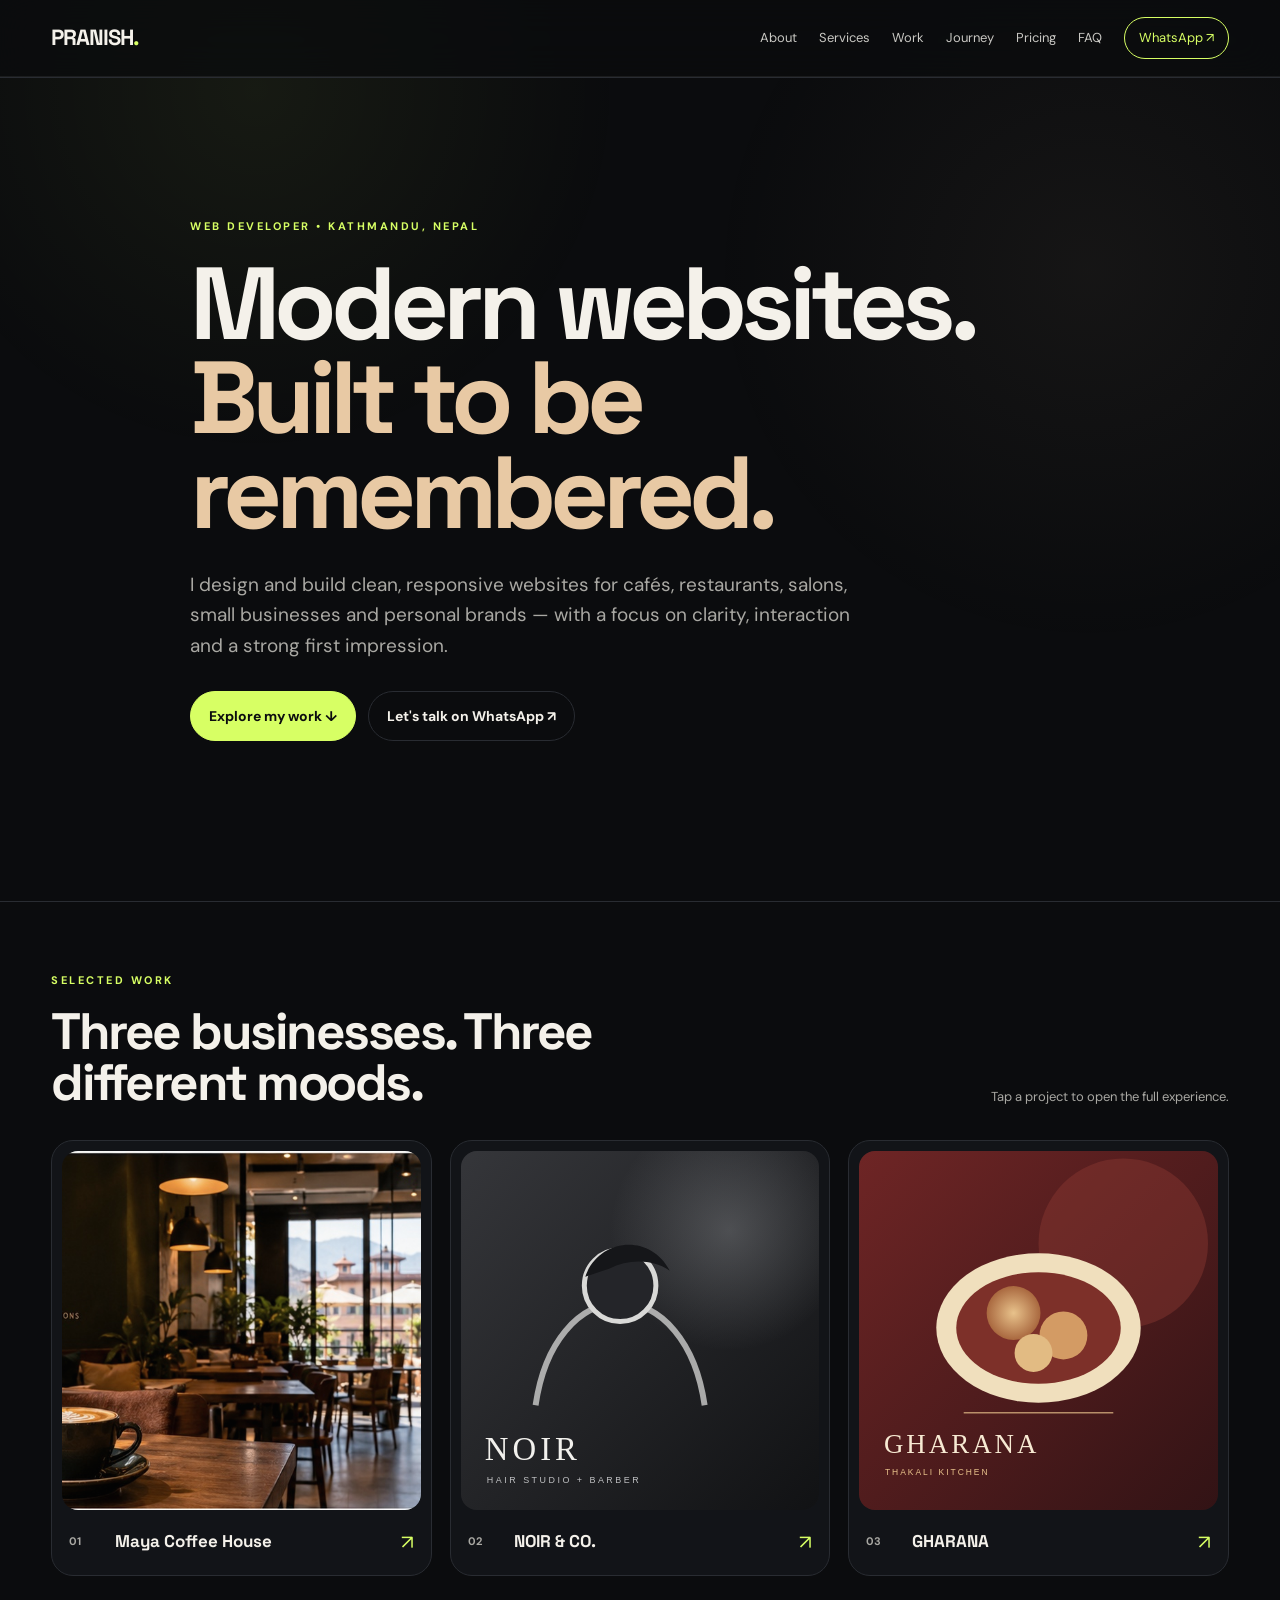
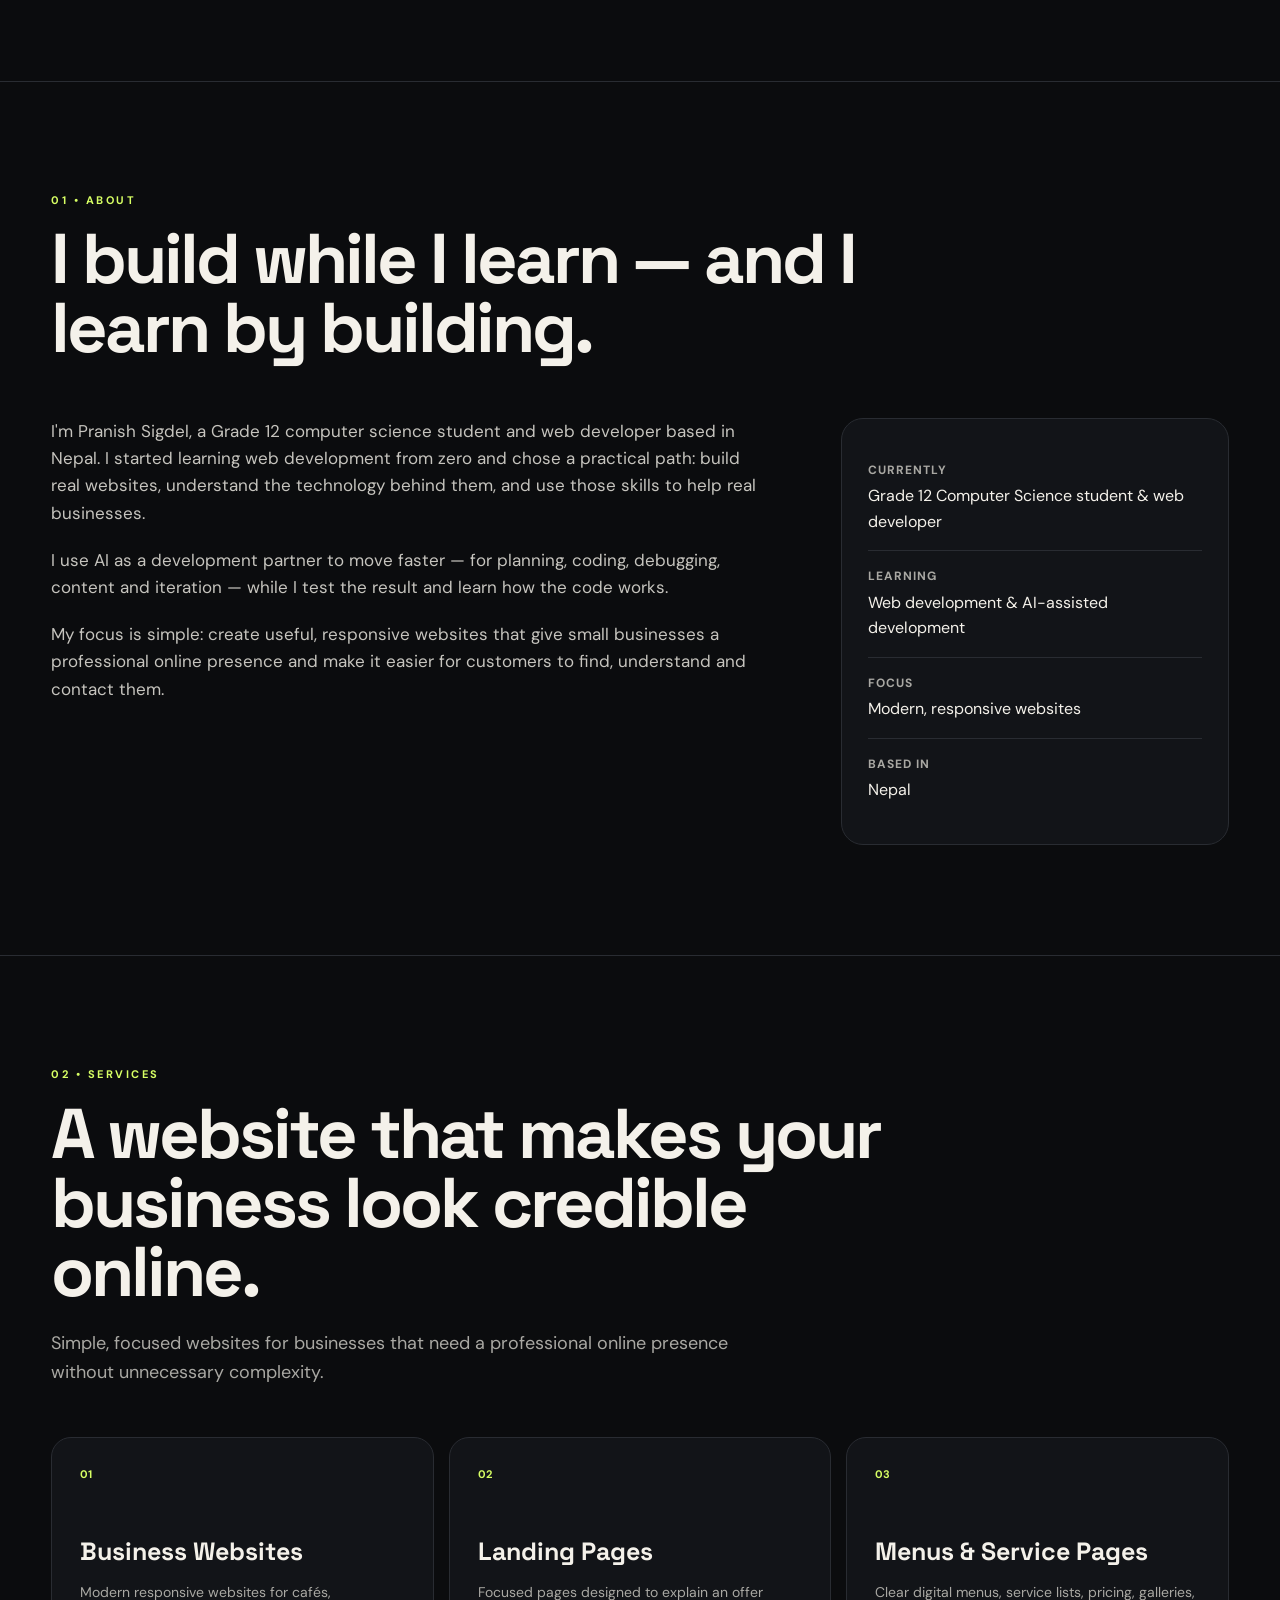
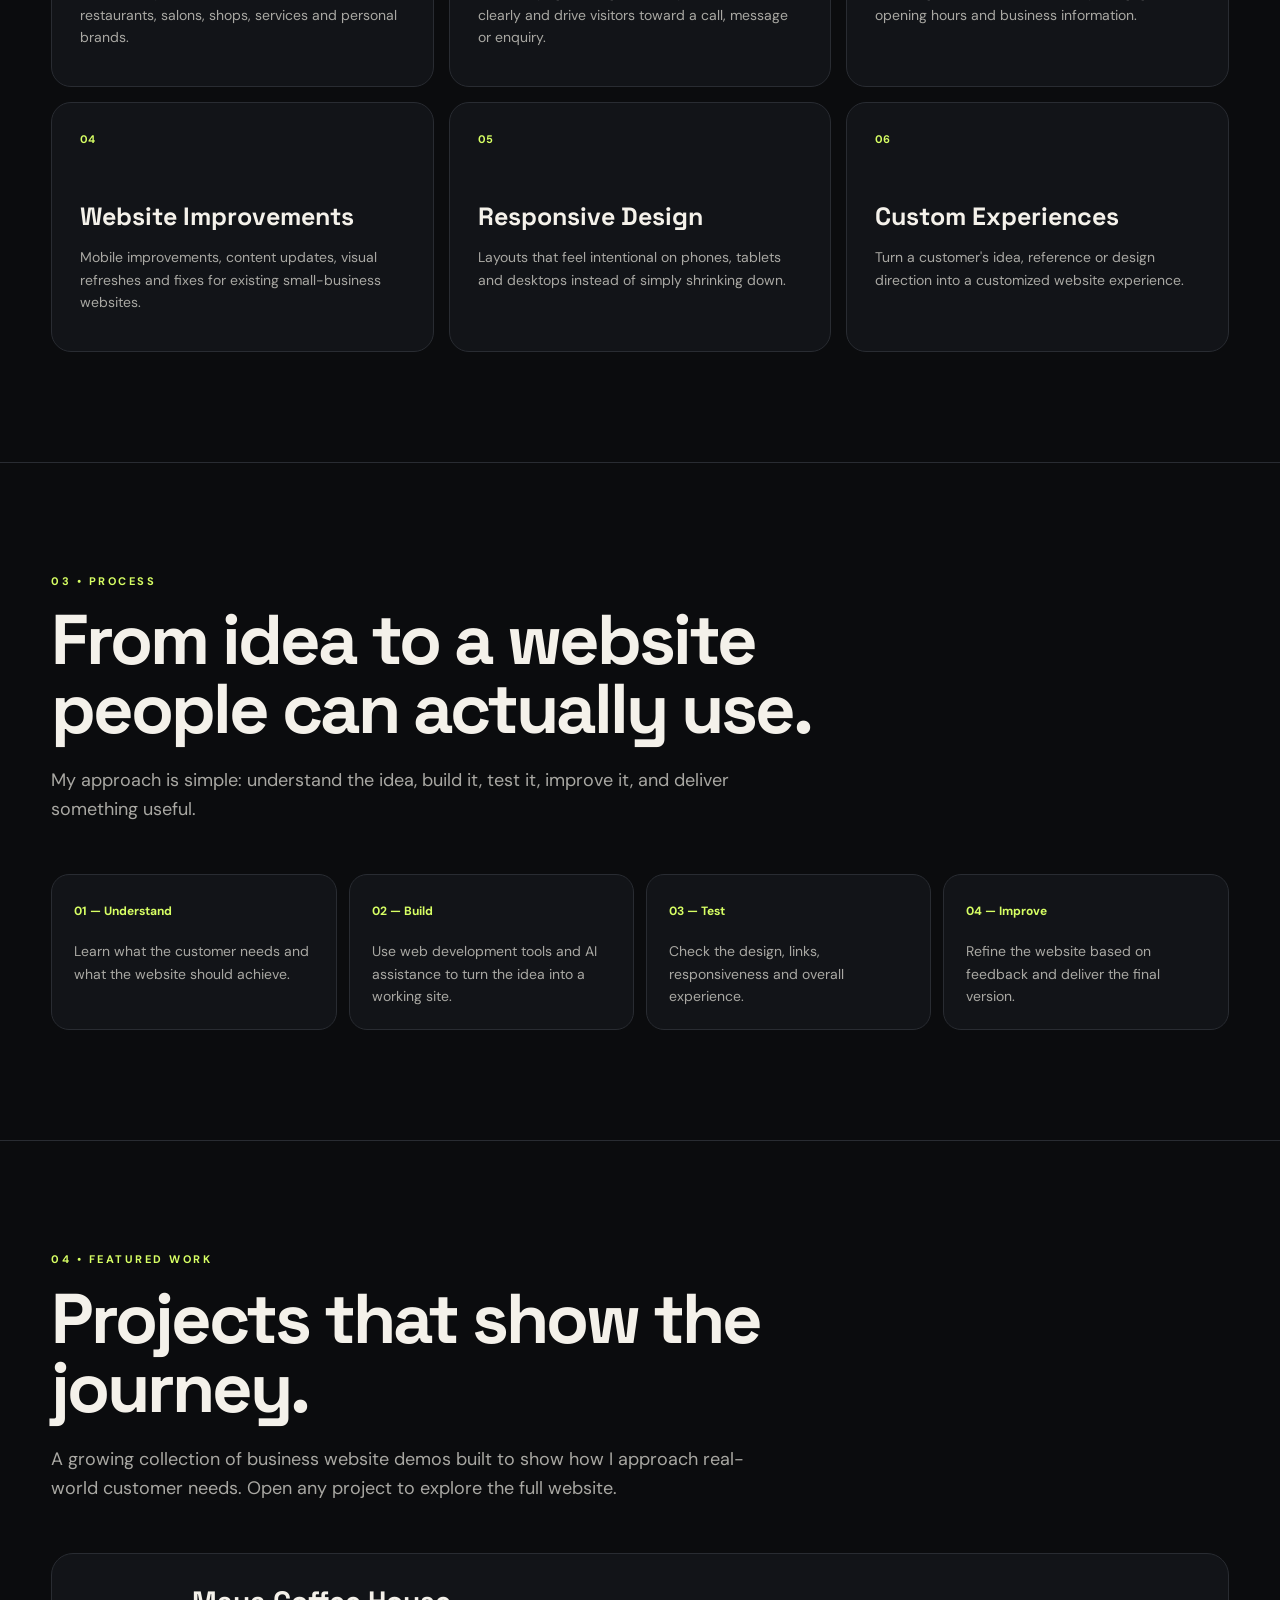
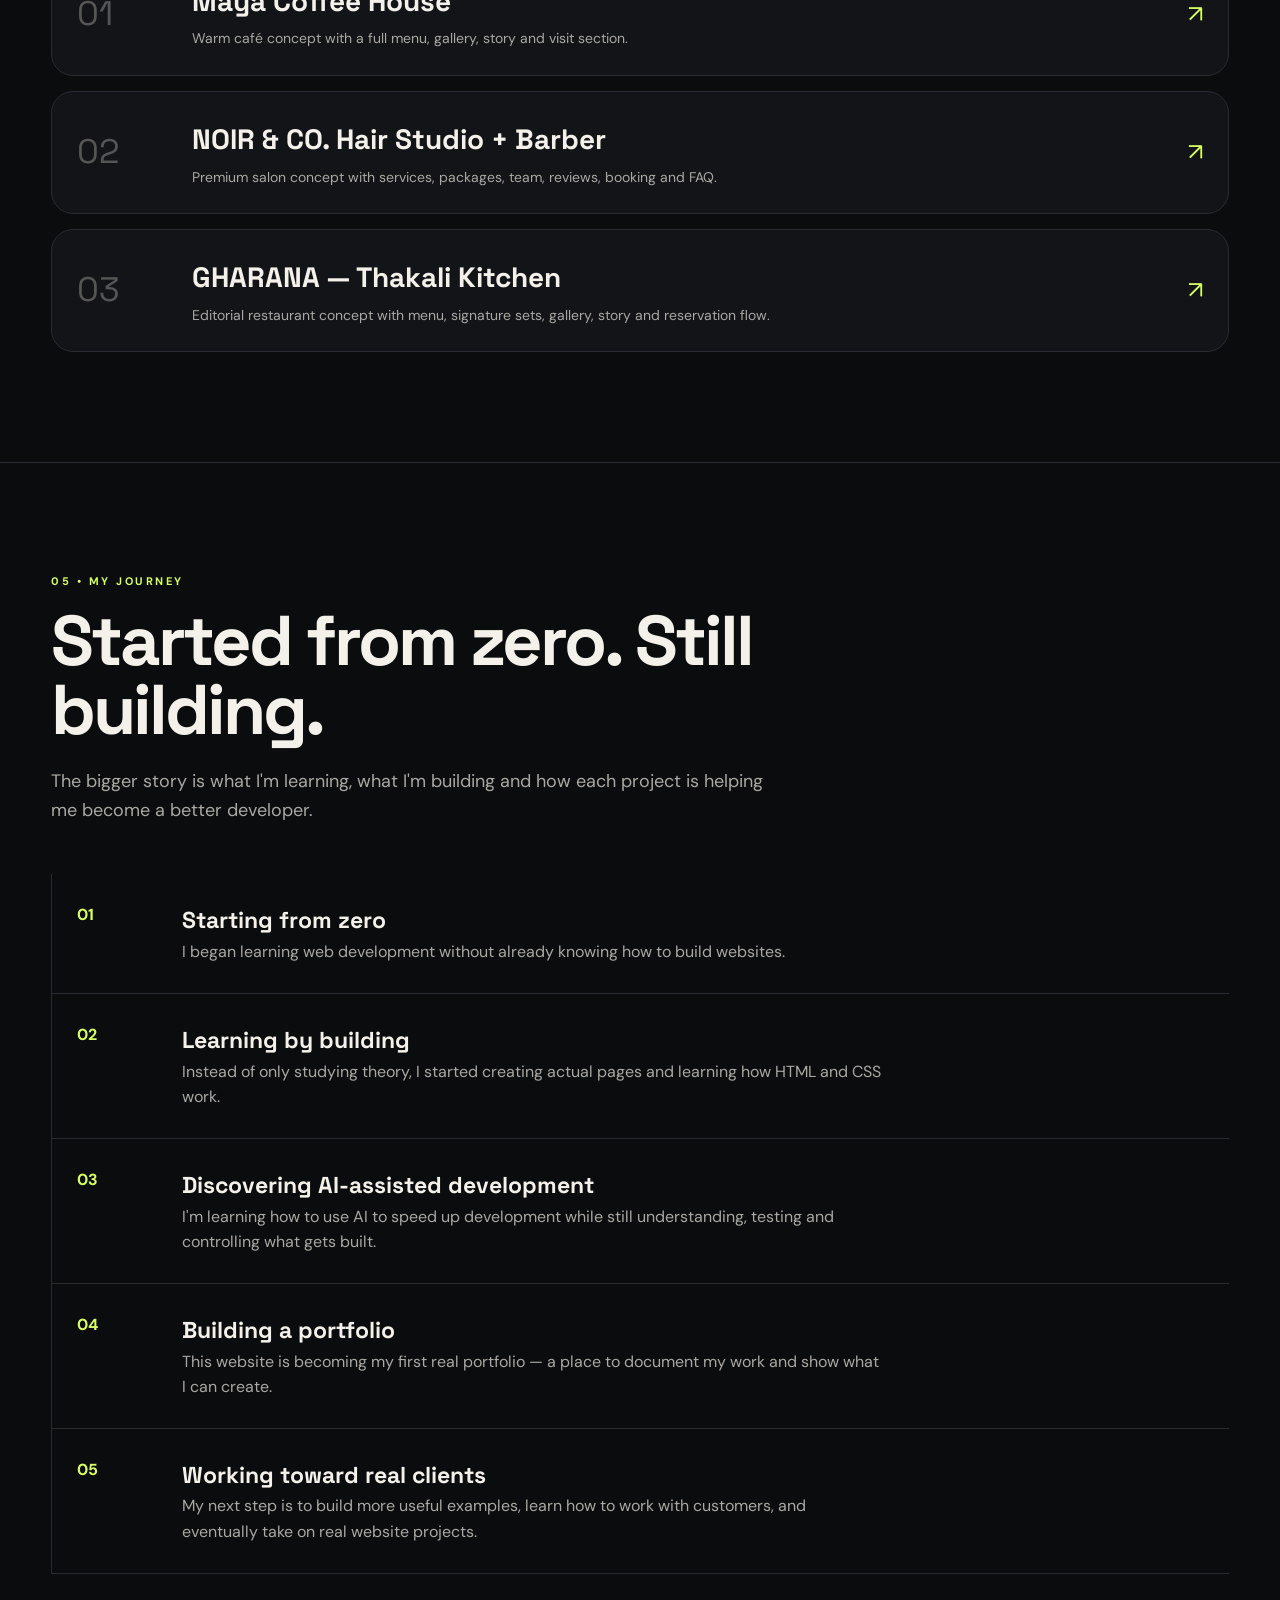
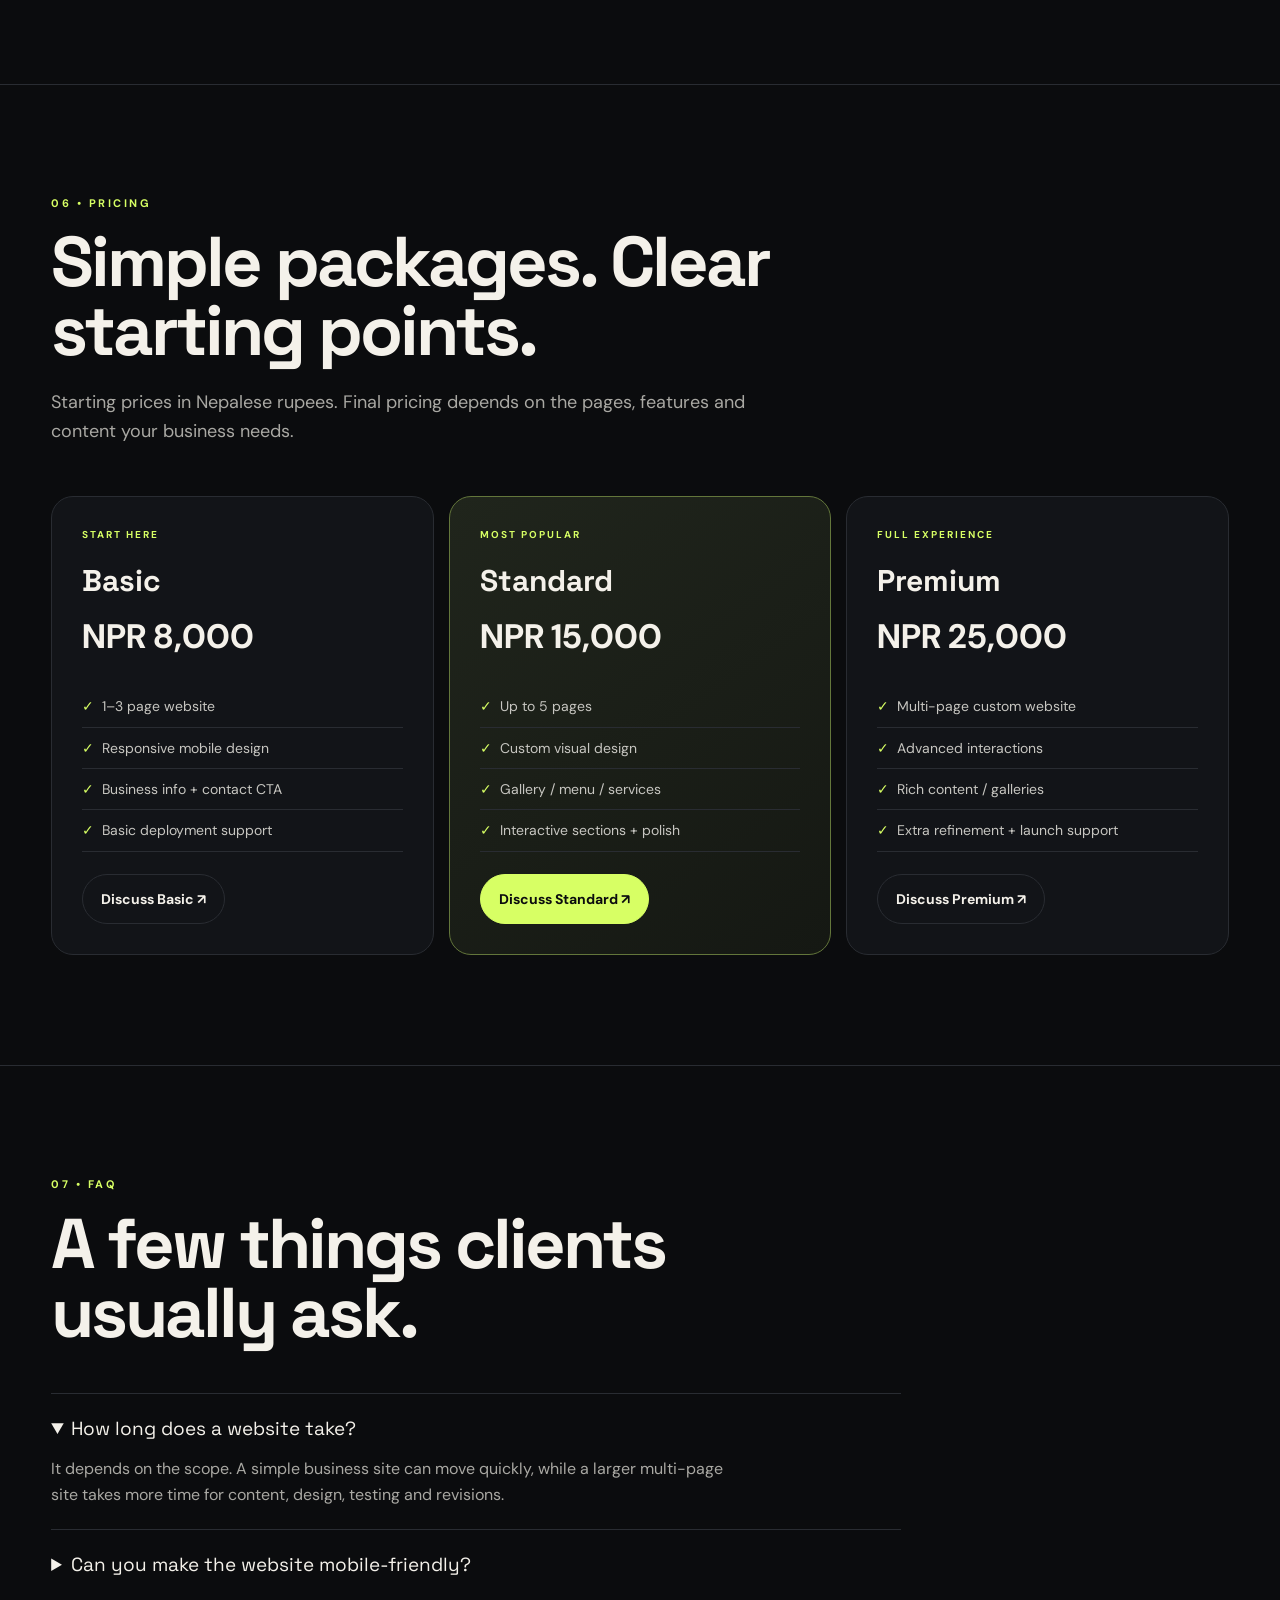
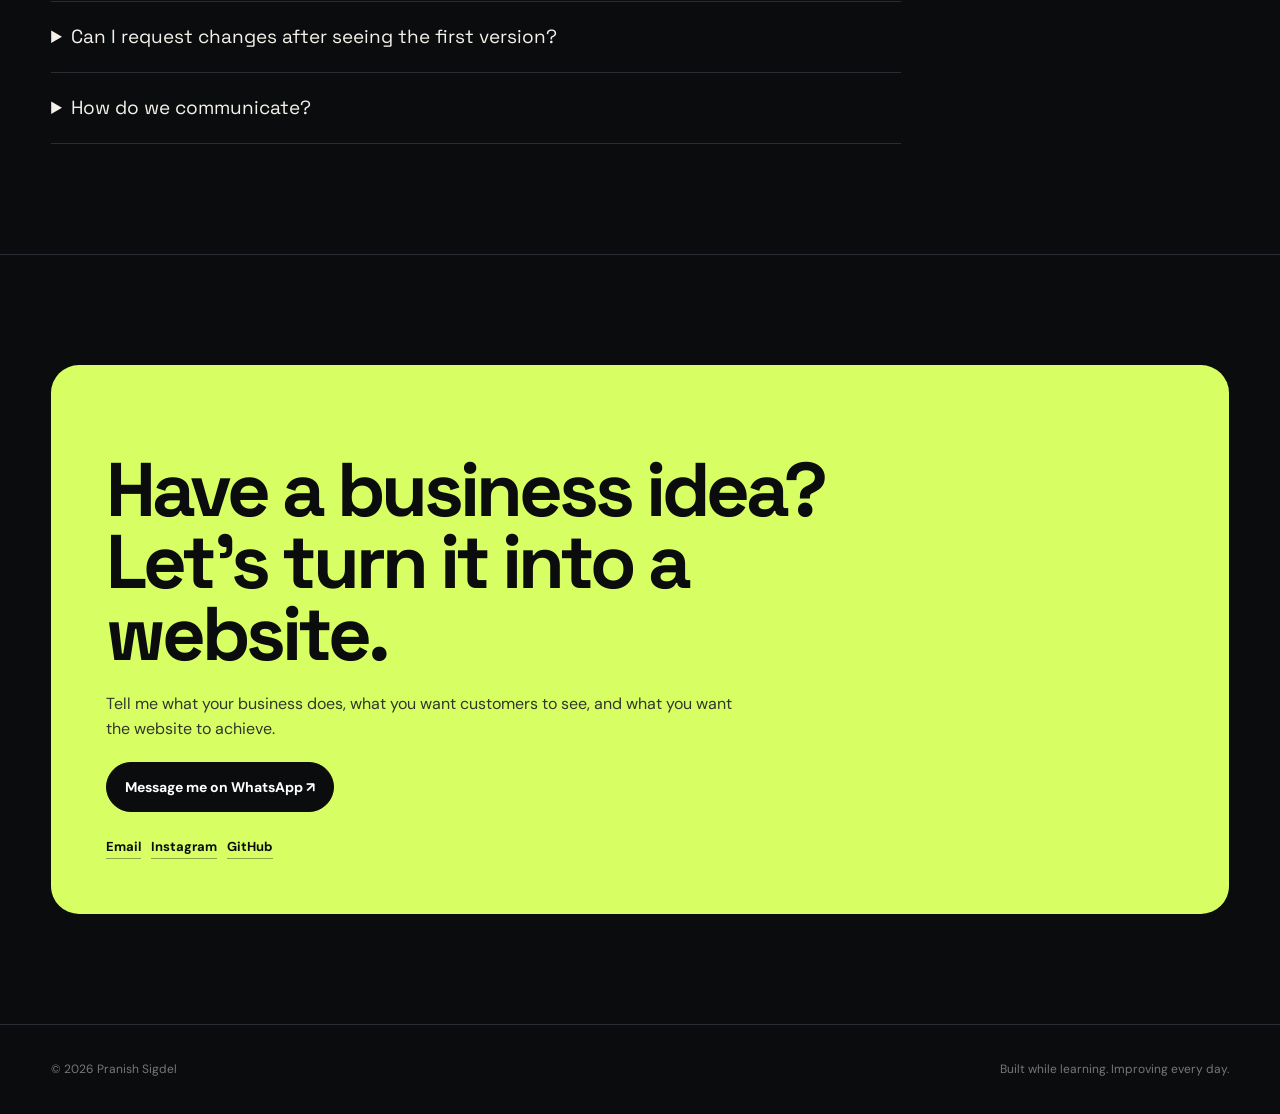
<file: index.html>
<!doctype html><html lang="en"><head><meta charset="utf-8"><meta name="viewport" content="width=device-width,initial-scale=1"><meta name="description" content="Pranish Sigdel — web developer building clean, responsive websites for small businesses in Nepal."><title>Pranish Sigdel — Web Developer</title><link rel="stylesheet" href="styles.css"></head><body>
<header class="topbar"><div class="container"><nav><a class="logo" href="#top">PRANISH<span>.</span></a><div class="nav"><a href="#about">About</a><a href="#services">Services</a><a href="#work">Work</a><a href="#journey">Journey</a><a href="#pricing">Pricing</a><a href="#faq">FAQ</a><a class="nav-cta" href="https://wa.me/9779748277301" target="_blank" rel="noopener">WhatsApp ↗</a></div></nav></div></header>
<main id="top">
<section class="hero"><div class="container hero-copy"><div class="reveal"><div class="eyebrow">WEB DEVELOPER • KATHMANDU, NEPAL</div><h1>Modern websites.<br><em>Built to be remembered.</em></h1><p>I design and build clean, responsive websites for cafés, restaurants, salons, small businesses and personal brands — with a focus on clarity, interaction and a strong first impression.</p><div class="actions"><a class="btn primary" href="#work">Explore my work ↓</a><a class="btn ghost" href="https://wa.me/9779748277301?text=Hi%20Pranish%2C%20I%27d%20like%20to%20discuss%20a%20website." target="_blank" rel="noopener">Let's talk on WhatsApp ↗</a></div></div></div></section>
<section class="showcase" aria-label="Selected projects"><div class="container"><div class="showcase-head"><div><div class="section-kicker">SELECTED WORK</div><h2 class="showcase-title">Three businesses. Three different moods.</h2></div><p>Tap a project to open the full experience.</p></div><div class="thumb-grid"><a class="thumb-card maya-thumb" href="maya/index.html"><div class="thumb-image"><img src="maya/images/hero.jpg" alt="Maya Coffee House project thumbnail"></div><div class="thumb-meta"><span>01</span><strong>Maya Coffee House</strong><i>↗</i></div></a><a class="thumb-card" href="noir/index.html"><div class="thumb-image"><img src="assets/thumbnails/noir.svg" alt="NOIR and CO Hair Studio project thumbnail"></div><div class="thumb-meta"><span>02</span><strong>NOIR &amp; CO.</strong><i>↗</i></div></a><a class="thumb-card" href="gharana/index.html"><div class="thumb-image"><img src="assets/thumbnails/gharana.svg" alt="GHARANA Thakali Kitchen project thumbnail"></div><div class="thumb-meta"><span>03</span><strong>GHARANA</strong><i>↗</i></div></a></div></div></section><section id="about"><div class="container"><div class="section-kicker">01 • ABOUT</div><h2 class="section-title">I build while I learn — and I learn by building.</h2><div class="about-grid"><div class="about-copy"><p>I'm Pranish Sigdel, a Grade 12 computer science student and web developer based in Nepal. I started learning web development from zero and chose a practical path: build real websites, understand the technology behind them, and use those skills to help real businesses.</p><p>I use AI as a development partner to move faster — for planning, coding, debugging, content and iteration — while I test the result and learn how the code works.</p><p>My focus is simple: create useful, responsive websites that give small businesses a professional online presence and make it easier for customers to find, understand and contact them.</p></div><div class="fact-box"><div class="fact"><b>Currently</b><span>Grade 12 Computer Science student & web developer</span></div><div class="fact"><b>Learning</b><span>Web development & AI-assisted development</span></div><div class="fact"><b>Focus</b><span>Modern, responsive websites</span></div><div class="fact"><b>Based in</b><span>Nepal</span></div></div></div></div></section>
<section id="services"><div class="container"><div class="section-kicker">02 • SERVICES</div><h2 class="section-title">A website that makes your business look credible online.</h2><p class="intro">Simple, focused websites for businesses that need a professional online presence without unnecessary complexity.</p><div class="cards"><div class="card"><div class="card-num">01</div><h3>Business Websites</h3><p>Modern responsive websites for cafés, restaurants, salons, shops, services and personal brands.</p></div><div class="card"><div class="card-num">02</div><h3>Landing Pages</h3><p>Focused pages designed to explain an offer clearly and drive visitors toward a call, message or enquiry.</p></div><div class="card"><div class="card-num">03</div><h3>Menus & Service Pages</h3><p>Clear digital menus, service lists, pricing, galleries, opening hours and business information.</p></div><div class="card"><div class="card-num">04</div><h3>Website Improvements</h3><p>Mobile improvements, content updates, visual refreshes and fixes for existing small-business websites.</p></div><div class="card"><div class="card-num">05</div><h3>Responsive Design</h3><p>Layouts that feel intentional on phones, tablets and desktops instead of simply shrinking down.</p></div><div class="card"><div class="card-num">06</div><h3>Custom Experiences</h3><p>Turn a customer's idea, reference or design direction into a customized website experience.</p></div></div></div></section>
<section><div class="container"><div class="section-kicker">03 • PROCESS</div><h2 class="section-title">From idea to a website people can actually use.</h2><p class="intro">My approach is simple: understand the idea, build it, test it, improve it, and deliver something useful.</p><div class="workflow"><div class="step"><b>01 — Understand</b><p>Learn what the customer needs and what the website should achieve.</p></div><div class="step"><b>02 — Build</b><p>Use web development tools and AI assistance to turn the idea into a working site.</p></div><div class="step"><b>03 — Test</b><p>Check the design, links, responsiveness and overall experience.</p></div><div class="step"><b>04 — Improve</b><p>Refine the website based on feedback and deliver the final version.</p></div></div></div></section>
<section id="work"><div class="container"><div class="section-kicker">04 • FEATURED WORK</div><h2 class="section-title">Projects that show the journey.</h2><p class="intro">A growing collection of business website demos built to show how I approach real-world customer needs. Open any project to explore the full website.</p><div class="projects"><a class="project" href="maya/index.html"><div class="project-no">01</div><div><h3>Maya Coffee House</h3><p>Warm café concept with a full menu, gallery, story and visit section.</p></div><div class="arrow">↗</div></a><a class="project" href="noir/index.html"><div class="project-no">02</div><div><h3>NOIR & CO. Hair Studio + Barber</h3><p>Premium salon concept with services, packages, team, reviews, booking and FAQ.</p></div><div class="arrow">↗</div></a><a class="project" href="gharana/index.html"><div class="project-no">03</div><div><h3>GHARANA — Thakali Kitchen</h3><p>Editorial restaurant concept with menu, signature sets, gallery, story and reservation flow.</p></div><div class="arrow">↗</div></a></div></div></section>
<section id="journey"><div class="container"><div class="section-kicker">05 • MY JOURNEY</div><h2 class="section-title">Started from zero. Still building.</h2><p class="intro">The bigger story is what I'm learning, what I'm building and how each project is helping me become a better developer.</p><div class="journey"><div class="journey-item"><div class="journey-num">01</div><div><h3>Starting from zero</h3><p>I began learning web development without already knowing how to build websites.</p></div></div><div class="journey-item"><div class="journey-num">02</div><div><h3>Learning by building</h3><p>Instead of only studying theory, I started creating actual pages and learning how HTML and CSS work.</p></div></div><div class="journey-item"><div class="journey-num">03</div><div><h3>Discovering AI-assisted development</h3><p>I'm learning how to use AI to speed up development while still understanding, testing and controlling what gets built.</p></div></div><div class="journey-item"><div class="journey-num">04</div><div><h3>Building a portfolio</h3><p>This website is becoming my first real portfolio — a place to document my work and show what I can create.</p></div></div><div class="journey-item"><div class="journey-num">05</div><div><h3>Working toward real clients</h3><p>My next step is to build more useful examples, learn how to work with customers, and eventually take on real website projects.</p></div></div></div></div></section>
<section id="pricing"><div class="container"><div class="section-kicker">06 • PRICING</div><h2 class="section-title">Simple packages. Clear starting points.</h2><p class="intro">Starting prices in Nepalese rupees. Final pricing depends on the pages, features and content your business needs.</p><div class="pricing"><div class="price-card"><div class="tag">START HERE</div><h3>Basic</h3><div class="price">NPR 8,000</div><ul><li>1–3 page website</li><li>Responsive mobile design</li><li>Business info + contact CTA</li><li>Basic deployment support</li></ul><a class="btn ghost" href="https://wa.me/9779748277301?text=Hi%20Pranish%2C%20I%27m%20interested%20in%20the%20Basic%20website%20package." target="_blank" rel="noopener">Discuss Basic ↗</a></div><div class="price-card featured"><div class="tag">MOST POPULAR</div><h3>Standard</h3><div class="price">NPR 15,000</div><ul><li>Up to 5 pages</li><li>Custom visual design</li><li>Gallery / menu / services</li><li>Interactive sections + polish</li></ul><a class="btn primary" href="https://wa.me/9779748277301?text=Hi%20Pranish%2C%20I%27m%20interested%20in%20the%20Standard%20website%20package." target="_blank" rel="noopener">Discuss Standard ↗</a></div><div class="price-card"><div class="tag">FULL EXPERIENCE</div><h3>Premium</h3><div class="price">NPR 25,000</div><ul><li>Multi-page custom website</li><li>Advanced interactions</li><li>Rich content / galleries</li><li>Extra refinement + launch support</li></ul><a class="btn ghost" href="https://wa.me/9779748277301?text=Hi%20Pranish%2C%20I%27m%20interested%20in%20the%20Premium%20website%20package." target="_blank" rel="noopener">Discuss Premium ↗</a></div></div></div></section>
<section id="faq"><div class="container"><div class="section-kicker">07 • FAQ</div><h2 class="section-title">A few things clients usually ask.</h2><div class="faq"><details open><summary>How long does a website take?</summary><p>It depends on the scope. A simple business site can move quickly, while a larger multi-page site takes more time for content, design, testing and revisions.</p></details><details><summary>Can you make the website mobile-friendly?</summary><p>Yes. Responsive behaviour is part of the build so the website works across phones, tablets and desktop screens.</p></details><details><summary>Can I request changes after seeing the first version?</summary><p>Yes. Feedback and refinement are part of the process. The exact number of revision rounds can be agreed before the project starts.</p></details><details><summary>How do we communicate?</summary><p>For now, WhatsApp is the main contact channel. It keeps project discussions, references and quick updates simple.</p></details></div></div></section>
<section id="contact"><div class="container"><div class="contact"><div class="section-kicker">08 • LET'S TALK</div><h2>Have a business idea? Let's turn it into a website.</h2><p>Tell me what your business does, what you want customers to see, and what you want the website to achieve.</p><div class="actions"><a class="btn primary" href="https://wa.me/9779748277301?text=Hi%20Pranish%2C%20I%27d%20like%20to%20talk%20about%20a%20website." target="_blank" rel="noopener">Message me on WhatsApp ↗</a></div><div class="contact-links"><a href="mailto:sigdelpranish04@gmail.com">Email</a><a href="https://www.instagram.com/sigdelpranish04/" target="_blank" rel="noopener">Instagram</a><a href="https://github.com/sigdelpranish04" target="_blank" rel="noopener">GitHub</a></div></div></div></section>
</main><footer><div class="container"><div class="footer-row"><span>© 2026 Pranish Sigdel</span><span>Built while learning. Improving every day.</span></div></div></footer></body></html>
</file>
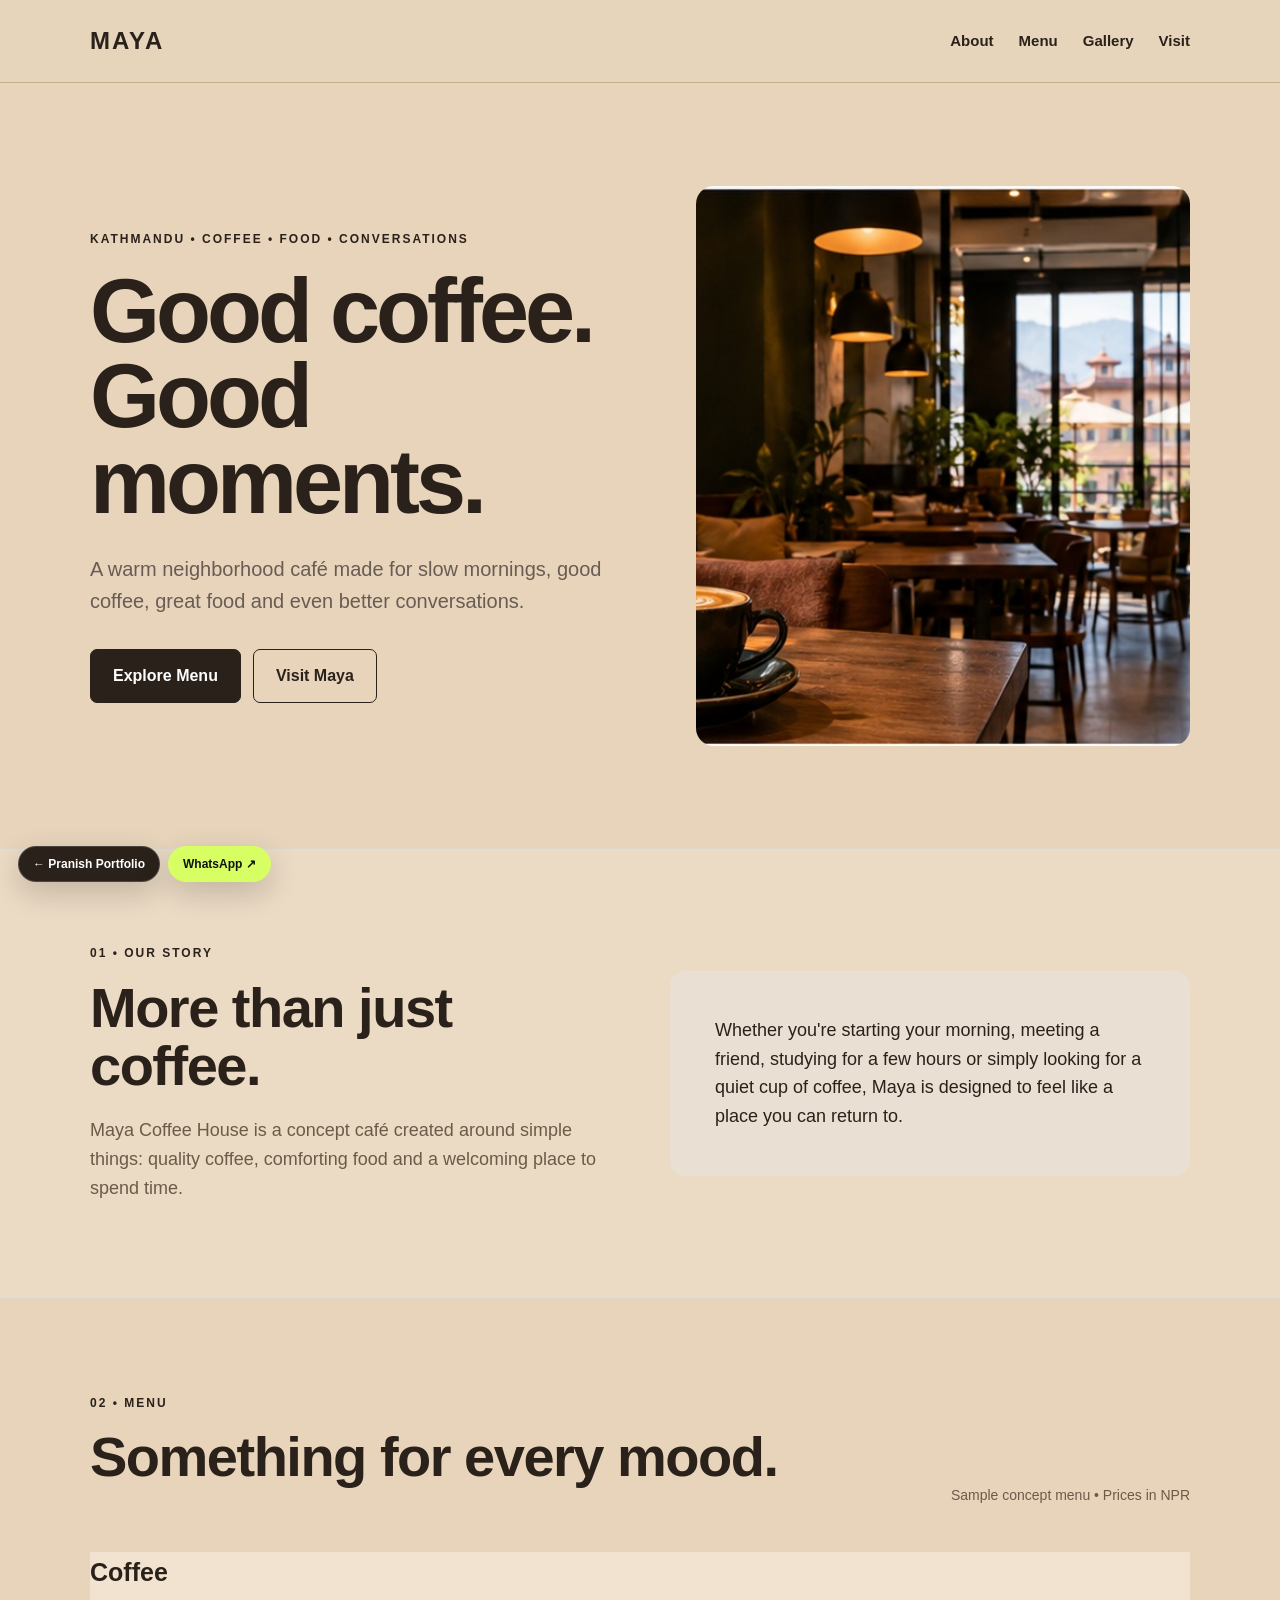
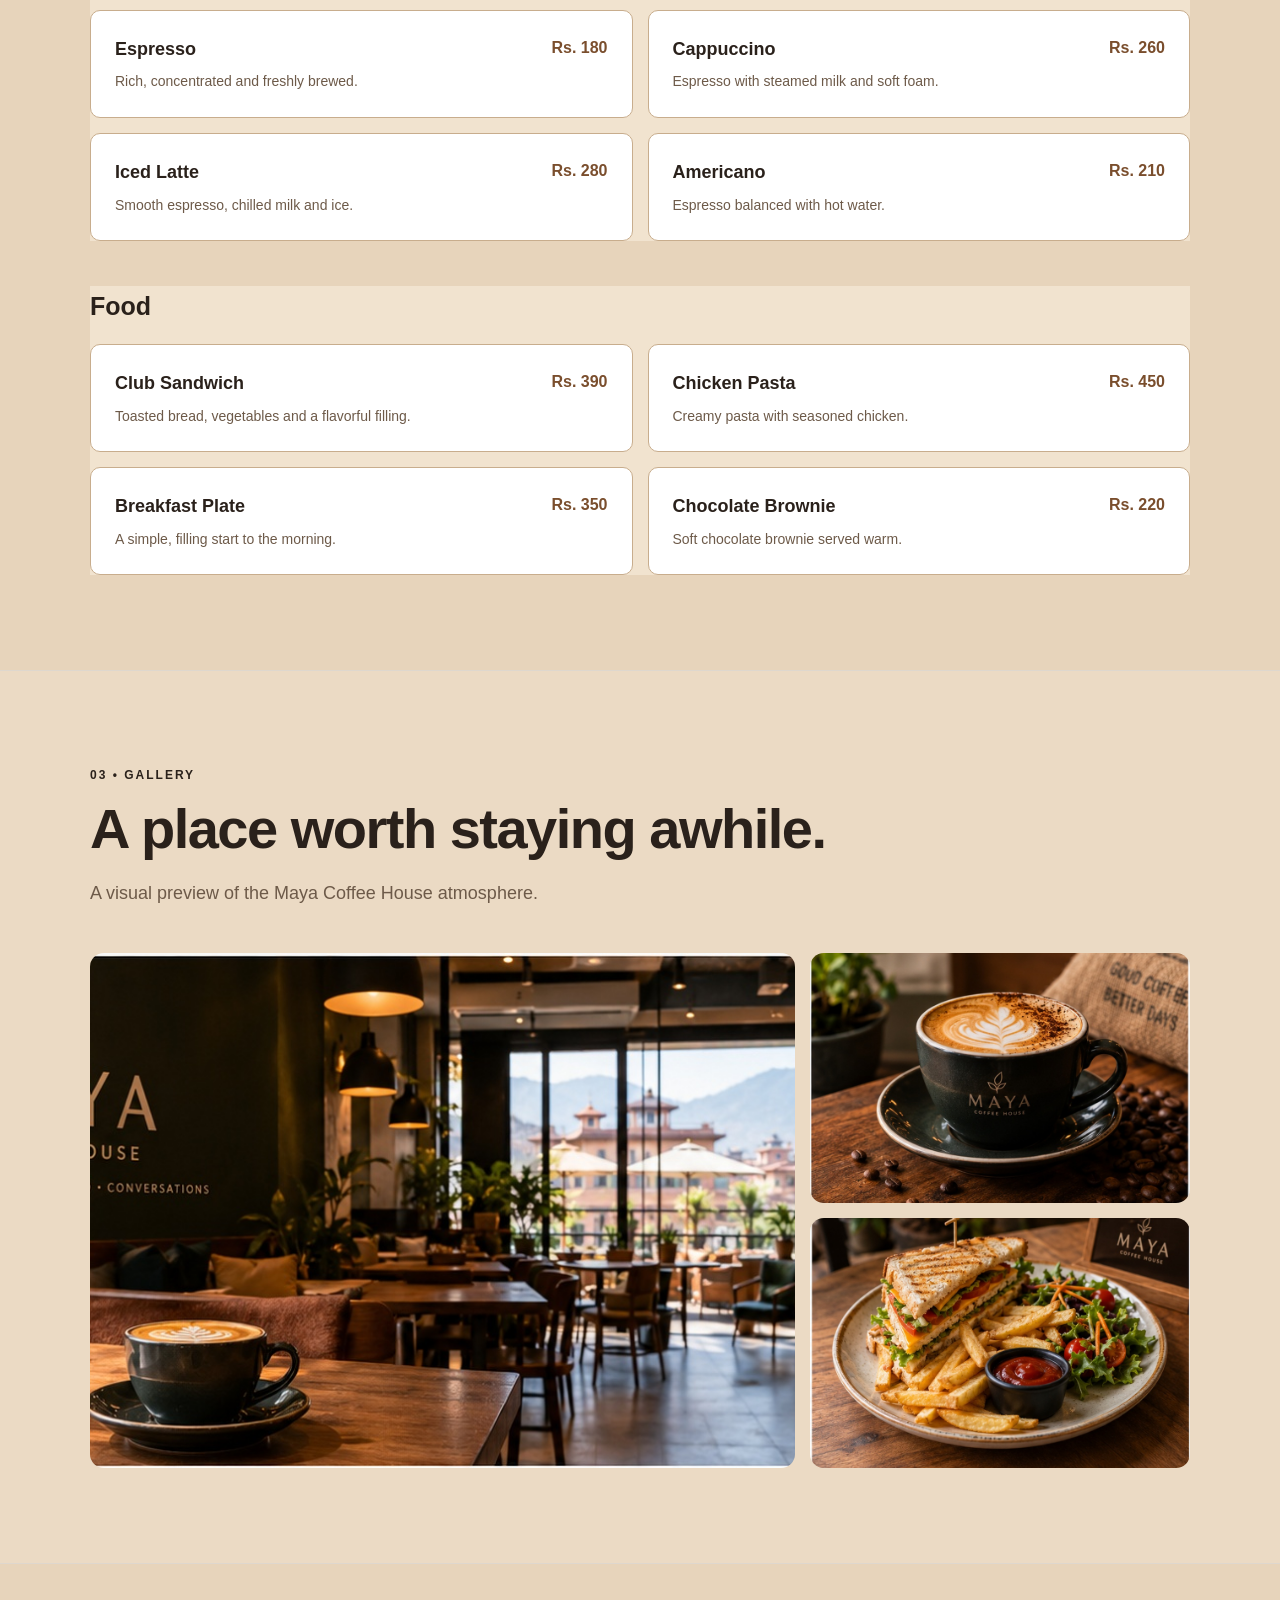
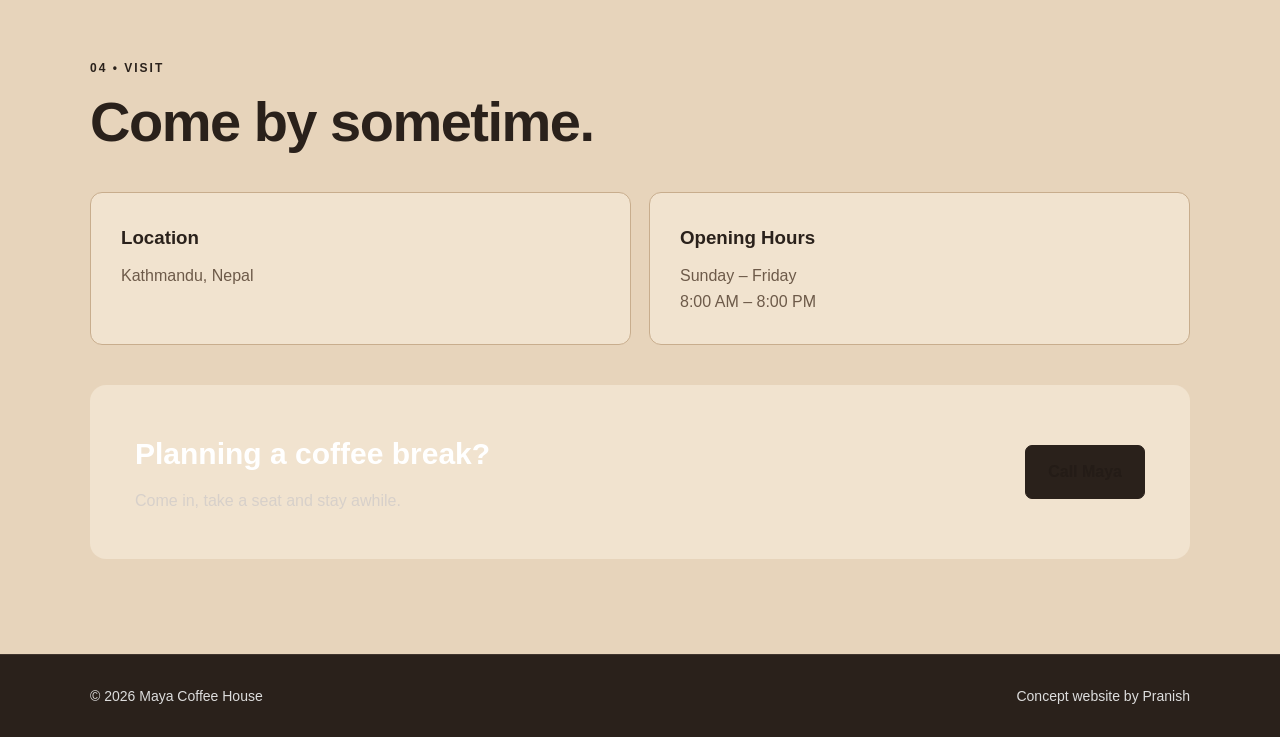
<file: maya/index.html>
<!DOCTYPE html>
<html lang="en">
<head>
    <meta charset="UTF-8">
    <meta name="viewport" content="width=device-width, initial-scale=1.0">

    <title>Maya Coffee House — Project Demo | Pranish Sigdel</title>

    <meta
        name="description"
        content="Maya Coffee House — coffee, food and conversations in Kathmandu."
    >

    <style>
        * {
            margin: 0;
            padding: 0;
            box-sizing: border-box;
        }

        html {
            scroll-behavior: smooth;
        }

        body {
            font-family: Arial, Helvetica, sans-serif;
            background: #f7f3ed;
            color: #241c17;
            line-height: 1.6;
        }

        img {
            max-width: 100%;
            display: block;
        }

        a {
            color: inherit;
        }

        .container {
            width: min(1100px, 90%);
            margin: auto;
        }

        /* NAVIGATION */
        header {
            padding: 22px 0;
            background: #f7f3ed;
            position: sticky;
            top: 0;
            z-index: 100;
            border-bottom: 1px solid #e2d9ce;
        }

        nav {
            display: flex;
            justify-content: space-between;
            align-items: center;
            gap: 30px;
        }

        .logo {
            font-size: 24px;
            font-weight: 800;
            letter-spacing: 2px;
        }

        .nav-links {
            display: flex;
            gap: 25px;
            flex-wrap: wrap;
        }

        .nav-links a {
            text-decoration: none;
            font-weight: 600;
            font-size: 15px;
            transition: 0.2s ease;
        }

        .nav-links a:hover {
            opacity: 0.55;
        }

        /* HERO */
        .hero {
            min-height: 85vh;
            display: flex;
            align-items: center;
            padding: 70px 0;
        }

        .hero-grid {
            display: grid;
            grid-template-columns: 1.05fr 0.95fr;
            gap: 60px;
            align-items: center;
        }

        .eyebrow,
        .section-label {
            font-size: 12px;
            font-weight: 800;
            letter-spacing: 2px;
        }

        .eyebrow {
            margin-bottom: 20px;
        }

        .hero h1 {
            font-size: clamp(55px, 8vw, 90px);
            line-height: 0.95;
            letter-spacing: -4px;
            margin-bottom: 28px;
        }

        .hero h1 span {
            display: block;
        }

        .hero-text {
            max-width: 600px;
            font-size: 20px;
            color: #685c54;
            margin-bottom: 32px;
        }

        .buttons {
            display: flex;
            gap: 12px;
            flex-wrap: wrap;
        }

        .button {
            display: inline-block;
            padding: 13px 22px;
            border-radius: 7px;
            text-decoration: none;
            font-weight: 700;
            border: 1px solid #241c17;
            transition: 0.25s ease;
        }

        .button:hover {
            transform: translateY(-3px);
            opacity: 0.85;
        }

        .primary {
            background: #241c17;
            color: white;
        }

        .secondary {
            background: transparent;
        }

        .hero-image {
            height: 560px;
            overflow: hidden;
            border-radius: 18px;
        }

        .hero-image img {
            width: 100%;
            height: 100%;
            object-fit: cover;
            transition: transform 0.5s ease;
        }

        .hero-image:hover img {
            transform: scale(1.03);
        }

        /* SECTIONS */
        section {
            padding: 95px 0;
            border-top: 1px solid #ded7ce;
        }

        .section-label {
            margin-bottom: 15px;
        }

        .section-title {
            font-size: clamp(36px, 5vw, 56px);
            line-height: 1.05;
            letter-spacing: -1.5px;
            margin-bottom: 20px;
        }

        .section-text {
            max-width: 680px;
            color: #685c54;
            font-size: 18px;
        }

        /* ABOUT */
        .about {
            display: grid;
            grid-template-columns: 1fr 1fr;
            gap: 60px;
            align-items: center;
        }

        .about-box {
            background: #e9dfd2;
            padding: 45px;
            border-radius: 15px;
        }

        .about-box p {
            font-size: 18px;
        }

        /* MENU */
        .menu-heading {
            display: flex;
            justify-content: space-between;
            align-items: end;
            gap: 30px;
            margin-bottom: 40px;
        }

        .menu-note {
            color: #756960;
            font-size: 14px;
        }

        .menu-category {
            margin-top: 45px;
        }

        .menu-category h3 {
            font-size: 25px;
            margin-bottom: 18px;
        }

        .menu-grid {
            display: grid;
            grid-template-columns: repeat(2, 1fr);
            gap: 15px;
        }

        .menu-item {
            background: white;
            padding: 24px;
            border-radius: 10px;
            border: 1px solid #e7e0d8;
            transition: 0.25s ease;
        }

        .menu-item:hover {
            transform: translateY(-4px);
            box-shadow: 0 10px 25px rgba(36, 28, 23, 0.08);
        }

        .menu-item-top {
            display: flex;
            justify-content: space-between;
            gap: 20px;
            margin-bottom: 7px;
        }

        .menu-item h4 {
            font-size: 18px;
        }

        .price {
            font-weight: 800;
            white-space: nowrap;
        }

        .menu-item p {
            color: #756960;
            font-size: 14px;
        }

        /* GALLERY */
        .gallery-grid {
            display: grid;
            grid-template-columns: 1.3fr 0.7fr;
            grid-template-rows: 250px 250px;
            gap: 15px;
            margin-top: 45px;
        }

        .gallery-item {
            overflow: hidden;
            border-radius: 14px;
            background: #e2d8cd;
        }

        .gallery-item:first-child {
            grid-row: span 2;
        }

        .gallery-item img {
            width: 100%;
            height: 100%;
            object-fit: cover;
            transition: transform 0.4s ease;
        }

        .gallery-item:hover img {
            transform: scale(1.05);
        }

        /* VISIT */
        .visit {
            display: grid;
            grid-template-columns: 1fr 1fr;
            gap: 18px;
            margin-top: 40px;
        }

        .visit-card {
            background: white;
            padding: 30px;
            border-radius: 12px;
            border: 1px solid #e7e0d8;
            transition: 0.25s ease;
        }

        .visit-card:hover {
            transform: translateY(-3px);
        }

        .visit-card h3 {
            margin-bottom: 10px;
        }

        .visit-card p {
            color: #685c54;
        }

        /* CONTACT */
        .contact-box {
            margin-top: 40px;
            background: #241c17;
            color: white;
            border-radius: 16px;
            padding: 45px;
            display: flex;
            justify-content: space-between;
            align-items: center;
            gap: 30px;
        }

        .contact-box h3 {
            font-size: 30px;
            margin-bottom: 10px;
        }

        .contact-box p {
            color: #d7d0ca;
        }

        .contact-button {
            background: white;
            color: #241c17;
            border-color: white;
            white-space: nowrap;
        }

        /* FOOTER */
        footer {
            background: #241c17;
            color: #ddd;
            padding: 30px 0;
            border-top: 1px solid #40352e;
        }

        .footer-content {
            display: flex;
            justify-content: space-between;
            gap: 20px;
            flex-wrap: wrap;
            font-size: 14px;
        }

        /* TABLET */
        @media (max-width: 800px) {
            nav {
                flex-direction: column;
                align-items: flex-start;
                gap: 17px;
            }

            .hero {
                min-height: auto;
                padding: 65px 0 80px;
            }

            .hero-grid {
                grid-template-columns: 1fr;
                gap: 40px;
            }

            .hero-image {
                height: 430px;
            }

            .about,
            .visit {
                grid-template-columns: 1fr;
            }

            .gallery-grid {
                grid-template-columns: 1fr 1fr;
                grid-template-rows: 220px 220px;
            }
        }

        /* MOBILE */
        @media (max-width: 600px) {
            .container {
                width: 92%;
            }

            section {
                padding: 70px 0;
            }

            .nav-links {
                gap: 14px;
            }

            .hero h1 {
                letter-spacing: -2px;
            }

            .hero-text {
                font-size: 17px;
            }

            .hero-image {
                height: 360px;
            }

            .about-box,
            .contact-box {
                padding: 28px;
            }

            .menu-heading {
                align-items: flex-start;
                flex-direction: column;
                gap: 8px;
            }

            .menu-grid {
                grid-template-columns: 1fr;
            }

            .gallery-grid {
                grid-template-columns: 1fr;
                grid-template-rows: repeat(3, 260px);
            }

            .gallery-item:first-child {
                grid-row: auto;
            }

            .contact-box h3 {
                font-size: 25px;
            }
        }
    /* === COZY MAYA THEME === */
:root{--maya-bg:#e7d4bb;--maya-surface:#f1e3cf;--maya-surface-2:#dcc4a5;--maya-ink:#2a211b;--maya-muted:#6d5a49;--maya-line:#c8ad8d;--maya-accent:#7a4e2d}
body{background:var(--maya-bg)!important;color:var(--maya-ink)!important}
header{background:rgba(231,212,187,.92)!important;border-color:var(--maya-line)!important}
section{background:transparent}
section:nth-of-type(even){background:rgba(241,227,207,.42)}
.section-title,.menu-heading h2{color:var(--maya-ink)!important}
.section-text,.section-intro,.menu-note,.menu-item p,.visit-card p{color:var(--maya-muted)!important}
.menu-category,.visit-card,.gallery-item,.contact-box{background:var(--maya-surface)!important;border-color:var(--maya-line)!important}
.menu-item{border-color:var(--maya-line)!important}.price{color:var(--maya-accent)!important}
.button.primary,.contact-button{background:var(--maya-ink)!important;border-color:var(--maya-ink)!important}
.button.secondary{background:transparent!important;border-color:var(--maya-ink)!important;color:var(--maya-ink)!important}
.hero{background:linear-gradient(90deg,rgba(231,212,187,.96),rgba(231,212,187,.72))!important}
footer{background:#2a211b!important}.portfolio-return a{background:#2a211b!important}.portfolio-return a.whatsapp{background:#d7ff64!important;color:#10130d!important}

</style>

<style>
.portfolio-return{position:fixed;left:18px;bottom:18px;z-index:9999;display:flex;gap:8px;align-items:center;flex-wrap:wrap}.portfolio-return a{display:inline-flex;align-items:center;gap:7px;padding:10px 14px;border-radius:999px;background:#171513;color:#fff!important;text-decoration:none!important;font:700 12px Arial,sans-serif;box-shadow:0 10px 30px rgba(0,0,0,.18);border:1px solid rgba(255,255,255,.16)}.portfolio-return a.whatsapp{background:#d7ff64;color:#10130d!important;border-color:#d7ff64}.portfolio-return a:hover{transform:translateY(-2px)}</style>
</head>

<body><div class="portfolio-return"><a href="../index.html">← Pranish Portfolio</a><a class="whatsapp" href="https://wa.me/9779748277301?text=Hi%20Pranish%2C%20I%20saw%20your%20portfolio%20project." target="_blank" rel="noopener">WhatsApp ↗</a></div>

<header>
    <div class="container">
        <nav>
            <div class="logo">MAYA</div>

            <div class="nav-links">
                <a href="#about">About</a>
                <a href="#menu">Menu</a>
                <a href="#gallery">Gallery</a>
                <a href="#visit">Visit</a>
            </div>
        </nav>
    </div>
</header>

<main>

    <section class="hero">
        <div class="container">
            <div class="hero-grid">

                <div class="hero-content">
                    <p class="eyebrow">
                        KATHMANDU • COFFEE • FOOD • CONVERSATIONS
                    </p>

                    <h1>
                        Good coffee.
                        <span>Good moments.</span>
                    </h1>

                    <p class="hero-text">
                        A warm neighborhood café made for slow mornings,
                        good coffee, great food and even better conversations.
                    </p>

                    <div class="buttons">
                        <a href="#menu" class="button primary">Explore Menu</a>
                        <a href="#visit" class="button secondary">Visit Maya</a>
                    </div>
                </div>

                <div class="hero-image">
                    <img
                        src="images/hero.jpg"
                        alt="Maya Coffee House interior with coffee"
                    >
                </div>

            </div>
        </div>
    </section>

    <section id="about">
        <div class="container">
            <div class="about">

                <div>
                    <p class="section-label">01 • OUR STORY</p>

                    <h2 class="section-title">
                        More than just coffee.
                    </h2>

                    <p class="section-text">
                        Maya Coffee House is a concept café created around
                        simple things: quality coffee, comforting food and
                        a welcoming place to spend time.
                    </p>
                </div>

                <div class="about-box">
                    <p>
                        Whether you're starting your morning, meeting a friend,
                        studying for a few hours or simply looking for a quiet
                        cup of coffee, Maya is designed to feel like a place
                        you can return to.
                    </p>
                </div>

            </div>
        </div>
    </section>

    <section id="menu">
        <div class="container">

            <div class="menu-heading">
                <div>
                    <p class="section-label">02 • MENU</p>

                    <h2 class="section-title">
                        Something for every mood.
                    </h2>
                </div>

                <p class="menu-note">
                    Sample concept menu • Prices in NPR
                </p>
            </div>

            <div class="menu-category">
                <h3>Coffee</h3>

                <div class="menu-grid">

                    <div class="menu-item">
                        <div class="menu-item-top">
                            <h4>Espresso</h4>
                            <span class="price">Rs. 180</span>
                        </div>
                        <p>Rich, concentrated and freshly brewed.</p>
                    </div>

                    <div class="menu-item">
                        <div class="menu-item-top">
                            <h4>Cappuccino</h4>
                            <span class="price">Rs. 260</span>
                        </div>
                        <p>Espresso with steamed milk and soft foam.</p>
                    </div>

                    <div class="menu-item">
                        <div class="menu-item-top">
                            <h4>Iced Latte</h4>
                            <span class="price">Rs. 280</span>
                        </div>
                        <p>Smooth espresso, chilled milk and ice.</p>
                    </div>

                    <div class="menu-item">
                        <div class="menu-item-top">
                            <h4>Americano</h4>
                            <span class="price">Rs. 210</span>
                        </div>
                        <p>Espresso balanced with hot water.</p>
                    </div>

                </div>
            </div>

            <div class="menu-category">
                <h3>Food</h3>

                <div class="menu-grid">

                    <div class="menu-item">
                        <div class="menu-item-top">
                            <h4>Club Sandwich</h4>
                            <span class="price">Rs. 390</span>
                        </div>
                        <p>Toasted bread, vegetables and a flavorful filling.</p>
                    </div>

                    <div class="menu-item">
                        <div class="menu-item-top">
                            <h4>Chicken Pasta</h4>
                            <span class="price">Rs. 450</span>
                        </div>
                        <p>Creamy pasta with seasoned chicken.</p>
                    </div>

                    <div class="menu-item">
                        <div class="menu-item-top">
                            <h4>Breakfast Plate</h4>
                            <span class="price">Rs. 350</span>
                        </div>
                        <p>A simple, filling start to the morning.</p>
                    </div>

                    <div class="menu-item">
                        <div class="menu-item-top">
                            <h4>Chocolate Brownie</h4>
                            <span class="price">Rs. 220</span>
                        </div>
                        <p>Soft chocolate brownie served warm.</p>
                    </div>

                </div>
            </div>

        </div>
    </section>

    <section id="gallery">
        <div class="container">

            <p class="section-label">03 • GALLERY</p>

            <h2 class="section-title">
                A place worth staying awhile.
            </h2>

            <p class="section-text">
                A visual preview of the Maya Coffee House atmosphere.
            </p>

            <div class="gallery-grid">

                <div class="gallery-item">
                    <img
                        src="images/hero.jpg"
                        alt="Maya Coffee House café interior"
                    >
                </div>

                <div class="gallery-item">
                    <img
                        src="images/coffee.jpg"
                        alt="Fresh coffee at Maya Coffee House"
                    >
                </div>

                <div class="gallery-item">
                    <img
                        src="images/food.jpg"
                        alt="Food served at Maya Coffee House"
                    >
                </div>

            </div>

        </div>
    </section>

    <section id="visit">
        <div class="container">

            <p class="section-label">04 • VISIT</p>

            <h2 class="section-title">
                Come by sometime.
            </h2>

            <div class="visit">

                <div class="visit-card">
                    <h3>Location</h3>
                    <p>Kathmandu, Nepal</p>
                </div>

                <div class="visit-card">
                    <h3>Opening Hours</h3>
                    <p>
                        Sunday – Friday<br>
                        8:00 AM – 8:00 PM
                    </p>
                </div>

            </div>

            <div class="contact-box">

                <div>
                    <h3>Planning a coffee break?</h3>

                    <p>
                        Come in, take a seat and stay awhile.
                    </p>
                </div>

                <a
                    href="tel:+9779800000000"
                    class="button contact-button"
                >
                    Call Maya
                </a>

            </div>

        </div>
    </section>

</main>

<footer>
    <div class="container">
        <div class="footer-content">
            <span>© 2026 Maya Coffee House</span>
            <span>Concept website by Pranish</span>
        </div>
    </div>
</footer>

</body>
</html>
</file>
<file: styles.css>
@import url('https://fonts.googleapis.com/css2?family=DM+Sans:wght@400;500;600;700&family=Space+Grotesk:wght@400;500;600;700&display=swap');
:root{--bg:#0b0c0e;--surface:#121418;--surface2:#181b20;--text:#f4f1ea;--muted:#a9a8a3;--line:#292c32;--accent:#d7ff64;--warm:#e8c9a4;--max:1180px}
*{box-sizing:border-box;margin:0;padding:0}html{scroll-behavior:smooth}body{font-family:'DM Sans',sans-serif;background:var(--bg);color:var(--text);line-height:1.6}body:before{content:'';position:fixed;inset:0;pointer-events:none;background:radial-gradient(circle at 20% 10%,rgba(215,255,100,.06),transparent 28%),radial-gradient(circle at 85% 30%,rgba(232,201,164,.05),transparent 30%);z-index:-1}a{color:inherit}.container{width:min(var(--max),92%);margin:auto}.topbar{position:sticky;top:0;z-index:50;background:rgba(11,12,14,.78);backdrop-filter:blur(18px);border-bottom:1px solid rgba(255,255,255,.07)}nav{min-height:76px;display:flex;align-items:center;justify-content:space-between;gap:25px}.logo{text-decoration:none;font-family:'Space Grotesk';font-weight:700;letter-spacing:-1px;font-size:22px}.logo span{color:var(--accent)}.nav{display:flex;gap:22px;align-items:center;flex-wrap:wrap}.nav a{text-decoration:none;font-size:13px;color:#c9c8c3;transition:.2s}.nav a:hover{color:#fff}.nav .nav-cta{padding:10px 14px;border:1px solid var(--accent);color:var(--accent);border-radius:999px}.showcase{padding:70px 0 105px;border-top:1px solid var(--line)}.showcase-head{display:flex;justify-content:space-between;align-items:end;gap:30px;margin-bottom:32px}.showcase-title{font-family:'Space Grotesk';font-size:clamp(30px,4vw,52px);line-height:1;letter-spacing:-2.5px;max-width:680px}.showcase-head>p{color:var(--muted);font-size:13px;white-space:nowrap}.thumb-grid{display:grid;grid-template-columns:repeat(3,minmax(0,1fr));gap:18px}.thumb-card{display:block;text-decoration:none;background:var(--surface);border:1px solid var(--line);border-radius:22px;padding:10px;transition:transform .3s ease,border-color .3s ease,box-shadow .3s ease}.thumb-card:hover{transform:translateY(-8px);border-color:#4b4e54;box-shadow:0 22px 50px rgba(0,0,0,.28)}.thumb-image{aspect-ratio:1/1;overflow:hidden;border-radius:16px;background:#17191d}.thumb-image img{width:100%;height:100%;display:block;object-fit:cover;transition:transform .5s ease,filter .4s ease}.thumb-card:hover .thumb-image img{transform:scale(1.045);filter:saturate(1.05)}.thumb-meta{display:grid;grid-template-columns:36px 1fr 25px;align-items:center;gap:10px;padding:16px 7px 7px}.thumb-meta span{font-size:11px;color:var(--muted);font-weight:700}.thumb-meta strong{font-family:'Space Grotesk';font-size:17px}.thumb-meta i{font-style:normal;color:var(--accent);font-size:20px;text-align:right}.maya-thumb .thumb-image img{filter:saturate(.88) contrast(.98)}
.hero{min-height:calc(100vh - 76px);display:flex;align-items:center;padding:80px 0 100px}.eyebrow{font-size:11px;letter-spacing:2.5px;text-transform:uppercase;color:var(--accent);font-weight:700;margin-bottom:22px}.hero h1{font-family:'Space Grotesk';font-size:clamp(58px,8vw,110px);line-height:.92;letter-spacing:-6px;max-width:900px}.hero h1 em{font-style:normal;color:var(--warm)}.hero-copy{max-width:900px}.hero p{max-width:680px;color:var(--muted);font-size:19px;margin:30px 0}.actions{display:flex;gap:12px;flex-wrap:wrap}.btn{display:inline-flex;align-items:center;gap:8px;padding:13px 18px;border-radius:999px;text-decoration:none;font-weight:700;font-size:14px;border:1px solid var(--line);transition:.25s}.btn:hover{transform:translateY(-3px)}.btn.primary{background:var(--accent);color:#0b0c0e;border-color:var(--accent)}.btn.ghost{background:transparent}.hero-card{background:linear-gradient(145deg,#1b1e23,#0f1114);border:1px solid var(--line);border-radius:28px;padding:24px;transform:rotate(2deg);box-shadow:0 30px 80px rgba(0,0,0,.35)}.hero-card img{width:100%;height:520px;object-fit:cover;border-radius:18px;filter:saturate(.8)}.hero-card .caption{display:flex;justify-content:space-between;gap:20px;padding:18px 3px 2px;font-size:12px;color:var(--muted)}section{padding:110px 0;border-top:1px solid var(--line)}.section-kicker{font-size:11px;letter-spacing:2.5px;color:var(--accent);font-weight:700;margin-bottom:16px}.section-title{font-family:'Space Grotesk';font-size:clamp(40px,5.5vw,72px);line-height:.98;letter-spacing:-3px;max-width:850px;margin-bottom:22px}.intro{color:var(--muted);font-size:18px;max-width:720px}.about-grid{display:grid;grid-template-columns:1.3fr .7fr;gap:70px;margin-top:55px}.about-copy p{color:#c6c4be;font-size:17px;margin-bottom:20px}.fact-box{background:var(--surface);border:1px solid var(--line);border-radius:22px;padding:26px}.fact{padding:16px 0;border-bottom:1px solid var(--line)}.fact:last-child{border:0}.fact b{display:block;font-size:12px;color:var(--muted);text-transform:uppercase;letter-spacing:1px}.fact span{display:block;margin-top:3px}.cards{display:grid;grid-template-columns:repeat(3,1fr);gap:15px;margin-top:50px}.card{background:var(--surface);border:1px solid var(--line);border-radius:20px;padding:28px;min-height:250px;transition:.25s}.card:hover{transform:translateY(-7px);border-color:#444}.card-num{color:var(--accent);font-size:11px;font-weight:700}.card h3{font-family:'Space Grotesk';font-size:25px;margin:48px 0 10px}.card p{color:var(--muted);font-size:14px}.workflow{display:grid;grid-template-columns:repeat(4,1fr);gap:12px;margin-top:50px}.step{padding:22px;background:var(--surface);border:1px solid var(--line);border-radius:18px}.step b{font-size:12px;color:var(--accent)}.step p{color:var(--muted);font-size:14px;margin-top:18px}.projects{display:grid;gap:15px;margin-top:50px}.project{display:grid;grid-template-columns:90px 1fr auto;gap:25px;align-items:center;background:var(--surface);border:1px solid var(--line);border-radius:22px;padding:25px;transition:.25s;text-decoration:none}.project:hover{transform:translateX(6px);border-color:#51545a}.project-no{font-family:'Space Grotesk';font-size:34px;color:#555}.project h3{font-family:'Space Grotesk';font-size:28px}.project p{color:var(--muted);font-size:14px;margin-top:4px}.arrow{font-size:24px;color:var(--accent)}.journey{margin-top:50px;border-left:1px solid var(--line)}.journey-item{display:grid;grid-template-columns:80px 1fr;gap:25px;padding:28px 0 28px 25px;border-bottom:1px solid var(--line)}.journey-num{color:var(--accent);font-weight:700}.journey-item h3{font-family:'Space Grotesk';font-size:23px}.journey-item p{color:var(--muted);max-width:700px}.pricing{display:grid;grid-template-columns:repeat(3,1fr);gap:15px;margin-top:50px}.price-card{background:var(--surface);border:1px solid var(--line);border-radius:22px;padding:30px}.price-card.featured{background:linear-gradient(145deg,#20251c,#151813);border-color:#63763b}.price-card .tag{color:var(--accent);font-size:10px;font-weight:700;letter-spacing:2px}.price-card h3{font-family:'Space Grotesk';font-size:30px;margin:14px 0 5px}.price{font-size:34px;font-weight:700}.price-card ul{list-style:none;margin:22px 0}.price-card li{padding:9px 0;border-bottom:1px solid var(--line);color:#c7c6c1;font-size:14px}.price-card li:before{content:'✓';color:var(--accent);margin-right:8px}.faq{max-width:850px;margin-top:45px}details{border-top:1px solid var(--line);padding:20px 0}details:last-child{border-bottom:1px solid var(--line)}summary{cursor:pointer;font-family:'Space Grotesk';font-size:19px}details p{color:var(--muted);padding:12px 0 2px;max-width:700px}.contact{background:#d7ff64;color:#0b0c0e;border-radius:28px;padding:55px}.contact h2{font-family:'Space Grotesk';font-size:clamp(42px,6vw,76px);line-height:.95;letter-spacing:-4px;max-width:850px}.contact p{max-width:650px;margin:20px 0;color:#31372a}.contact .btn{border-color:#0b0c0e}.contact .btn.primary{background:#0b0c0e;color:#fff}.contact-links{display:flex;gap:10px;flex-wrap:wrap;margin-top:25px}.contact-links a{font-size:13px;font-weight:700;text-decoration:none;border-bottom:1px solid rgba(0,0,0,.35)}footer{padding:35px 0;color:#777;border-top:1px solid var(--line);font-size:12px}.footer-row{display:flex;justify-content:space-between;gap:20px;flex-wrap:wrap}.reveal{animation:up .7s ease both}@keyframes up{from{opacity:0;transform:translateY(20px)}to{opacity:1;transform:none}}@media(max-width:900px){.showcase-head{display:block}.showcase-head>p{margin-top:10px}.thumb-grid{grid-template-columns:1fr 1fr}.hero{grid-template-columns:1fr}.hero-card{max-width:620px;margin:auto}.about-grid{grid-template-columns:1fr}.cards,.pricing{grid-template-columns:1fr}.workflow{grid-template-columns:1fr 1fr}.project{grid-template-columns:60px 1fr}.arrow{grid-column:2}.nav{gap:12px}}@media(max-width:600px){.thumb-grid{grid-template-columns:1fr}.showcase{padding-top:55px}.nav{display:none}nav{align-items:flex-start;padding:14px 0;flex-direction:column}.hero{padding-top:60px}.hero h1{letter-spacing:-4px}.hero-card img{height:360px}.workflow{grid-template-columns:1fr}.project{grid-template-columns:1fr}.project-no{font-size:20px}.journey-item{grid-template-columns:45px 1fr;padding-left:15px}.contact{padding:35px 24px}}
</file>
